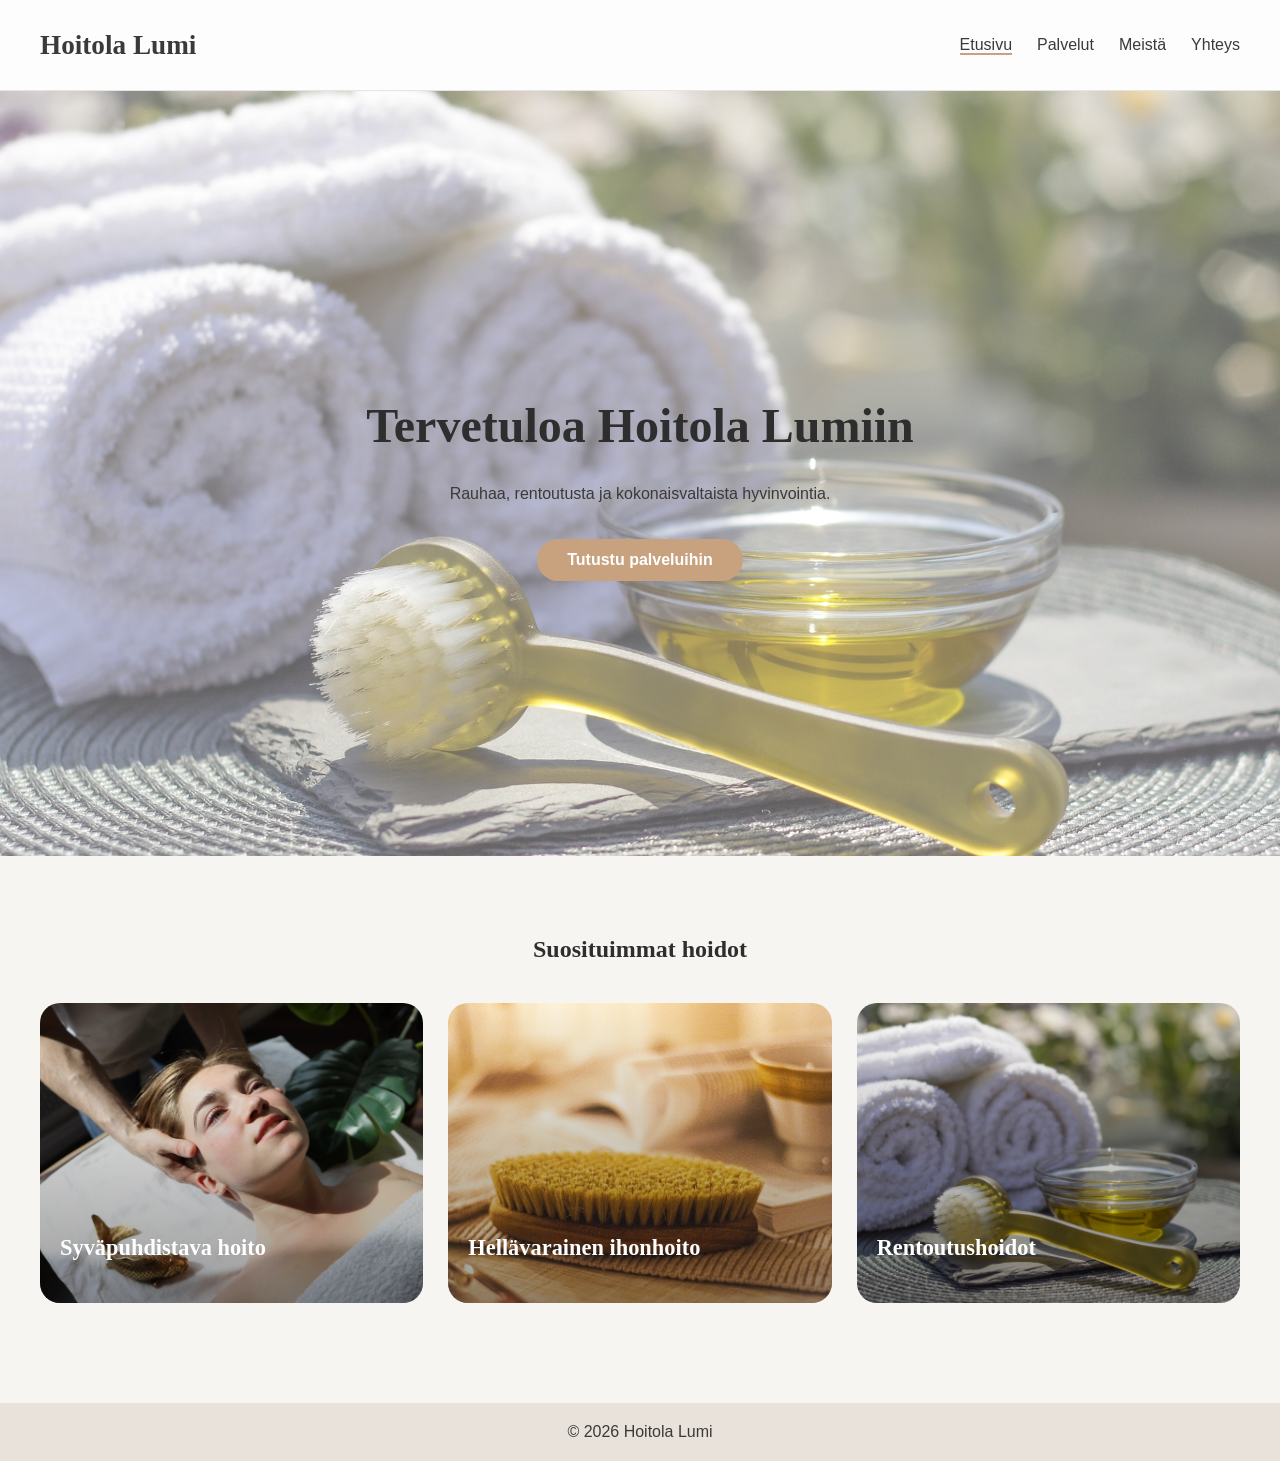
<file: index.html>
<!DOCTYPE html>
<html lang="fi">
<head>
    <meta charset="UTF-8">
    <meta name="viewport" content="width=device-width, initial-scale=1.0">
    <title>Hoitola Lumi</title>
    <link rel="stylesheet" href="style.css">
</head>
<body>

<nav class="navbar">
    <div class="logo">Hoitola Lumi</div>
    <ul class="nav-links" id="navLinks">
        <li><a href="index.html" class="active">Etusivu</a></li>
        <li><a href="services.html">Palvelut</a></li>
        <li><a href="about.html">Meistä</a></li>
        <li><a href="contact.html">Yhteys</a></li>
    </ul>
    <div class="hamburger" onclick="toggleMenu()">☰</div>
</nav>

<header class="hero" style="background-image: url('kuvat/tesaphotography-spa-2608450_1920.jpg');">
    <div class="hero-content">
        <h1>Tervetuloa Hoitola Lumiin</h1>
        <p>Rauhaa, rentoutusta ja kokonaisvaltaista hyvinvointia.</p>
        <a href="services.html" class="btn">Tutustu palveluihin</a>
    </div>
</header>

<section class="services-preview">
    <h2>Suosituimmat hoidot</h2>

    <div class="service-grid">

        <!-- Syväpuhdistava hoito -->
        <div class="service-card" style="background-image: url('kuvat/komarova_anastasiya-woman-6479874_1920.jpg');">
            <h3>Syväpuhdistava hoito</h3>
        </div>

        <!-- Hellävarainen ihonhoito -->
        <div class="service-card" style="background-image: url('kuvat/olgavolkovitskaia-brush-6939330_1920.jpg');">
            <h3>Hellävarainen ihonhoito</h3>
        </div>

        <!-- Rentoutushoidot -->
        <div class="service-card" style="background-image: url('kuvat/tesaphotography-spa-2608450_1920.jpg');">
            <h3>Rentoutushoidot</h3>
        </div>

    </div>
</section>

<footer>© 2026 Hoitola Lumi</footer>

<script>
function toggleMenu() {
    document.getElementById("navLinks").classList.toggle("open");
}
</script>

</body>
</html>
</file>
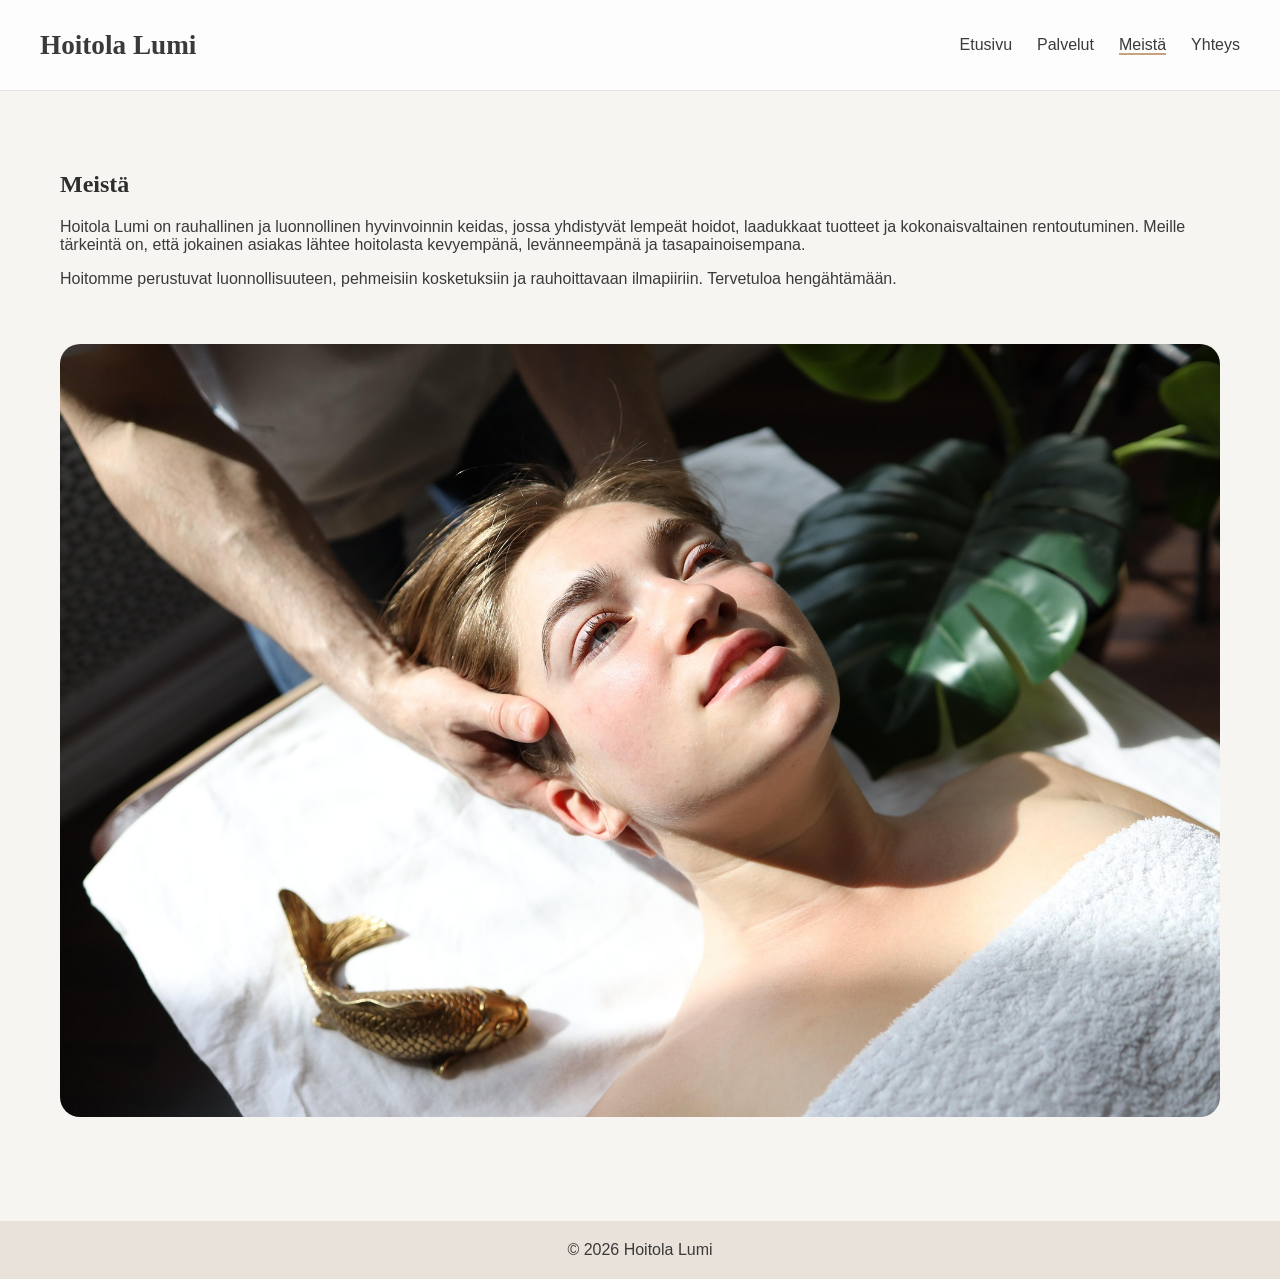
<file: about.html>
<!DOCTYPE html>
<html lang="fi">
<head>
    <meta charset="UTF-8">
    <meta name="viewport" content="width=device-width, initial-scale=1.0">
    <title>Meistä – Hoitola Lumi</title>
    <link rel="stylesheet" href="style.css">
</head>
<body>

<nav class="navbar">
    <div class="logo">Hoitola Lumi</div>
    <ul class="nav-links" id="navLinks">
        <li><a href="index.html">Etusivu</a></li>
        <li><a href="services.html">Palvelut</a></li>
        <li><a href="about.html" class="active">Meistä</a></li>
        <li><a href="contact.html">Yhteys</a></li>
    </ul>
    <div class="hamburger" onclick="toggleMenu()">☰</div>
</nav>

<section class="about-section">
    <div class="about-text">
        <h1>Meistä</h1>
        <p>
            Hoitola Lumi on rauhallinen ja luonnollinen hyvinvoinnin keidas, jossa
            yhdistyvät lempeät hoidot, laadukkaat tuotteet ja kokonaisvaltainen
            rentoutuminen. Meille tärkeintä on, että jokainen asiakas lähtee
            hoitolasta kevyempänä, levänneempänä ja tasapainoisempana.
        </p>
        <p>
            Hoitomme perustuvat luonnollisuuteen, pehmeisiin kosketuksiin ja
            rauhoittavaan ilmapiiriin. Tervetuloa hengähtämään.
        </p>
    </div>

    <div class="about-image">
        <img src="kuvat/komarova_anastasiya-woman-6479874_1920.jpg" alt="Hoitola kuva">
    </div>
</section>

<footer>© 2026 Hoitola Lumi</footer>

<script>
function toggleMenu() {
    document.getElementById("navLinks").classList.toggle("open");
}
</script>

</body>
</html>
</file>
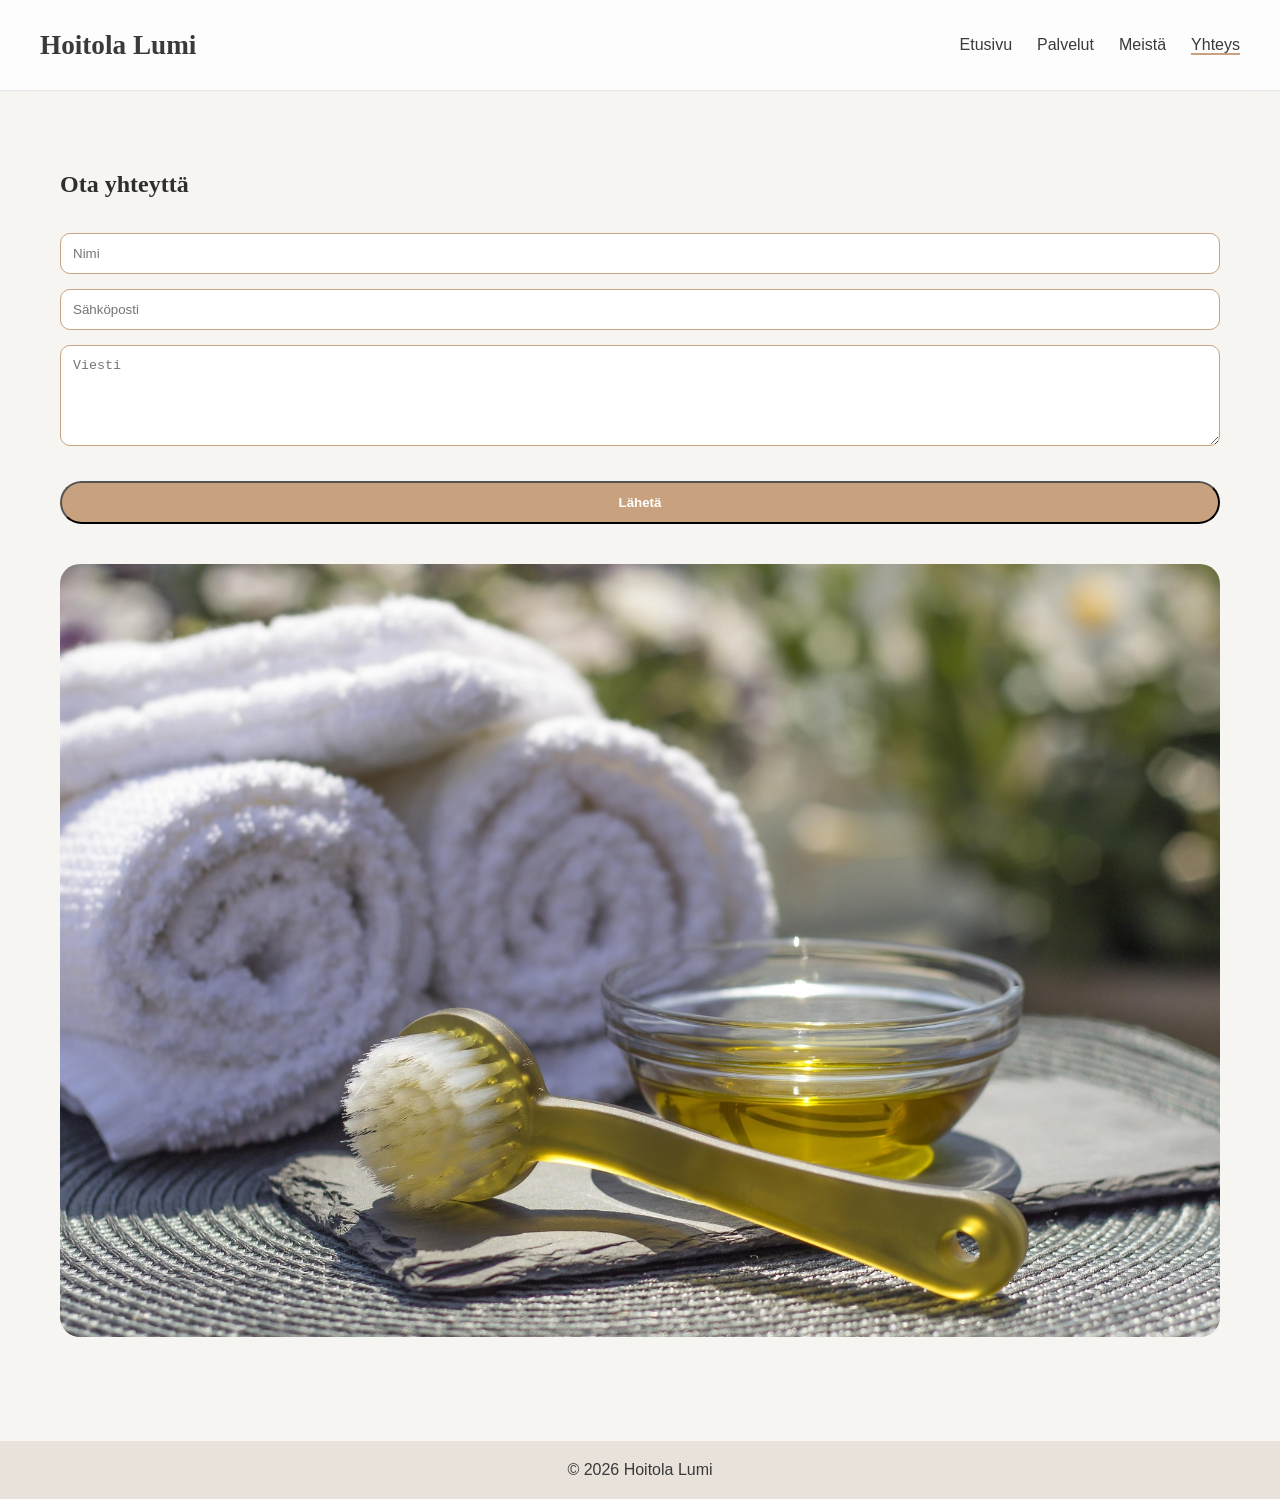
<file: contact.html>
<!DOCTYPE html>
<html lang="fi">
<head>
    <meta charset="UTF-8">
    <meta name="viewport" content="width=device-width, initial-scale=1.0">
    <title>Yhteys – Hoitola Lumi</title>
    <link rel="stylesheet" href="style.css">
</head>
<body>

<nav class="navbar">
    <div class="logo">Hoitola Lumi</div>
    <ul class="nav-links" id="navLinks">
        <li><a href="index.html">Etusivu</a></li>
        <li><a href="services.html">Palvelut</a></li>
        <li><a href="about.html">Meistä</a></li>
        <li><a href="contact.html" class="active">Yhteys</a></li>
    </ul>
    <div class="hamburger" onclick="toggleMenu()">☰</div>
</nav>

<section class="contact-section">
    <form class="contact-form">
        <h2>Ota yhteyttä</h2>
        <input type="text" placeholder="Nimi" required>
        <input type="email" placeholder="Sähköposti" required>
        <textarea placeholder="Viesti" rows="5" required></textarea>
        <button class="btn">Lähetä</button>
    </form>

    <div class="contact-image">
        <img src="kuvat/tesaphotography-spa-2608450_1920.jpg" alt="Spa kuva">
    </div>
</section>

<footer>© 2026 Hoitola Lumi</footer>

<script>
function toggleMenu() {
    document.getElementById("navLinks").classList.toggle("open");
}
</script>

</body>
</html>
</file>
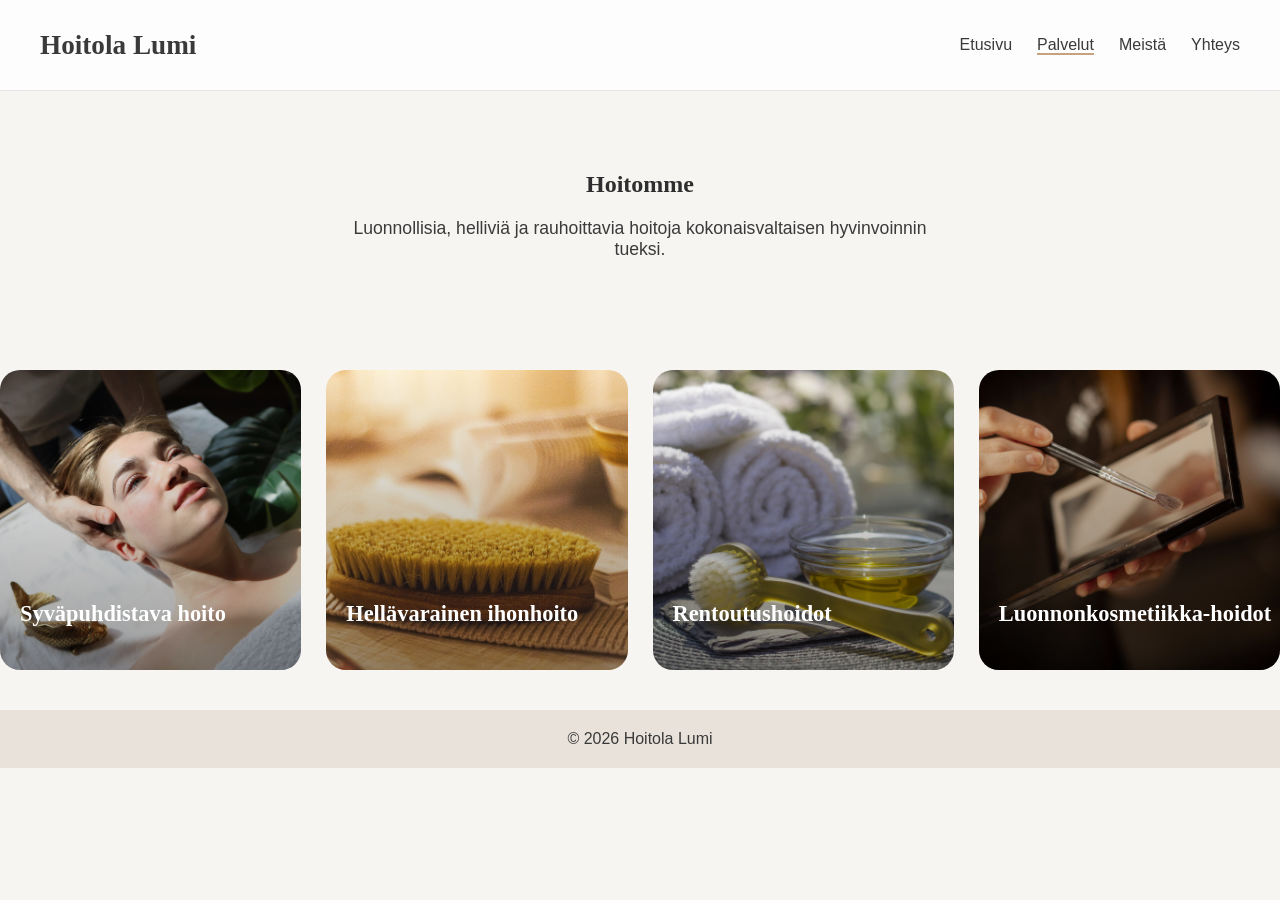
<file: services.html>
<!DOCTYPE html>
<html lang="fi">
<head>
    <meta charset="UTF-8">
    <meta name="viewport" content="width=device-width, initial-scale=1.0">
    <title>Palvelut – Hoitola Lumi</title>
    <link rel="stylesheet" href="style.css">
</head>
<body>

<nav class="navbar">
    <div class="logo">Hoitola Lumi</div>
    <ul class="nav-links" id="navLinks">
        <li><a href="index.html">Etusivu</a></li>
        <li><a href="services.html" class="active">Palvelut</a></li>
        <li><a href="about.html">Meistä</a></li>
        <li><a href="contact.html">Yhteys</a></li>
    </ul>
    <div class="hamburger" onclick="toggleMenu()">☰</div>
</nav>

<section class="page-header" style="padding: 60px 40px; text-align: center;">
    <h1>Hoitomme</h1>
    <p style="max-width: 600px; margin: 10px auto; font-size: 1.1rem;">
        Luonnollisia, helliviä ja rauhoittavia hoitoja kokonaisvaltaisen hyvinvoinnin tueksi.
    </p>
</section>

<section class="service-grid full">

    <!-- Syväpuhdistava hoito -->
    <div class="service-card" style="background-image: url('kuvat/komarova_anastasiya-woman-6479874_1920.jpg');">
        <h3>Syväpuhdistava hoito</h3>
    </div>

    <!-- Hellävarainen ihonhoito -->
    <div class="service-card" style="background-image: url('kuvat/olgavolkovitskaia-brush-6939330_1920.jpg');">
        <h3>Hellävarainen ihonhoito</h3>
    </div>

    <!-- Rentoutushoidot -->
    <div class="service-card" style="background-image: url('kuvat/tesaphotography-spa-2608450_1920.jpg');">
        <h3>Rentoutushoidot</h3>
    </div>

    <!-- Luonnonkosmetiikka -->
    <div class="service-card" style="background-image: url('kuvat/olgavolkovitskaia-cosmetics-7512332_1920.jpg');">
        <h3>Luonnonkosmetiikka-hoidot</h3>
    </div>

</section>

<footer>© 2026 Hoitola Lumi</footer>

<script>
function toggleMenu() {
    document.getElementById("navLinks").classList.toggle("open");
}
</script>

</body>
</html>
</file>
<file: style.css>
/* GLOBAL */
body {
    margin: 0;
    font-family: "Poppins", sans-serif;
    background: #f7f5f2;
    color: #3a3a3a;
}

h1, h2, h3 {
    font-family: "Playfair Display", serif;
    color: #2e2e2e;
}

/* NAVIGATION */
.navbar {
    display: flex;
    justify-content: space-between;
    align-items: center;
    padding: 20px 40px;
    background: #ffffffcc;
    backdrop-filter: blur(10px);
    position: sticky;
    top: 0;
    z-index: 100;
    border-bottom: 1px solid #e5e5e5;
}

.logo {
    font-size: 1.7rem;
    font-weight: 600;
    font-family: "Playfair Display", serif;
}

.nav-links {
    list-style: none;
    display: flex;
    gap: 25px;
}

.nav-links a {
    text-decoration: none;
    color: #3a3a3a;
    font-weight: 500;
}

.nav-links a.active {
    border-bottom: 2px solid #c8a27e;
}

.hamburger {
    display: none;
    font-size: 2rem;
    cursor: pointer;
}

/* HERO */
.hero {
    height: 85vh;
    background-size: cover;
    background-position: center;
    position: relative;
    display: flex;
    align-items: center;
    justify-content: center;
}

.hero::after {
    content: "";
    position: absolute;
    inset: 0;
    background: rgba(255,255,255,0.35);
}

.hero-content {
    position: relative;
    text-align: center;
    z-index: 2;
}

.hero-content h1 {
    font-size: 3rem;
}

.btn {
    display: inline-block;
    margin-top: 20px;
    padding: 12px 30px;
    background: #c8a27e;
    color: white;
    border-radius: 30px;
    text-decoration: none;
    font-weight: 600;
}

/* SERVICES */
.services-preview {
    padding: 60px 40px;
    text-align: center;
}

.service-grid {
    display: grid;
    grid-template-columns: repeat(auto-fit, minmax(260px, 1fr));
    gap: 25px;
    margin-top: 40px;
}

.service-card {
    height: 300px;
    border-radius: 20px;
    background-size: cover;
    background-position: center center;
    background-repeat: no-repeat;
    position: relative;
    overflow: hidden;
}

.service-card::after {
    content: "";
    position: absolute;
    inset: 0;
    background: linear-gradient(to top, rgba(0,0,0,0.4), transparent);
}

.service-card h3 {
    position: absolute;
    bottom: 20px;
    left: 20px;
    z-index: 2;
    font-size: 1.4rem;
    color: white;
}

/* ABOUT */
.about-section {
    display: flex;
    flex-wrap: wrap;
    padding: 60px;
    gap: 40px;
    align-items: center;
}

.about-image img {
    width: 100%;
    border-radius: 20px;
    object-fit: cover;
}

/* CONTACT */
.contact-section {
    display: flex;
    flex-wrap: wrap;
    padding: 60px;
    gap: 40px;
}

.contact-form {
    flex: 1;
    display: flex;
    flex-direction: column;
    gap: 15px;
}

.contact-form input,
.contact-form textarea {
    padding: 12px;
    border-radius: 10px;
    border: 1px solid #c8a27e;
}

.contact-image img {
    width: 100%;
    border-radius: 20px;
    object-fit: cover;
}

/* FOOTER */
footer {
    text-align: center;
    padding: 20px;
    background: #e8e2da;
    margin-top: 40px;
}

/* MOBILE */
@media (max-width: 700px) {
    .nav-links {
        display: none;
        flex-direction: column;
        background: #ffffffee;
        padding: 20px;
        position: absolute;
        right: 20px;
        top: 80px;
        border-radius: 12px;
    }

    .nav-links.open {
        display: flex;
    }

    .hamburger {
        display: block;
    }
}
</file>
